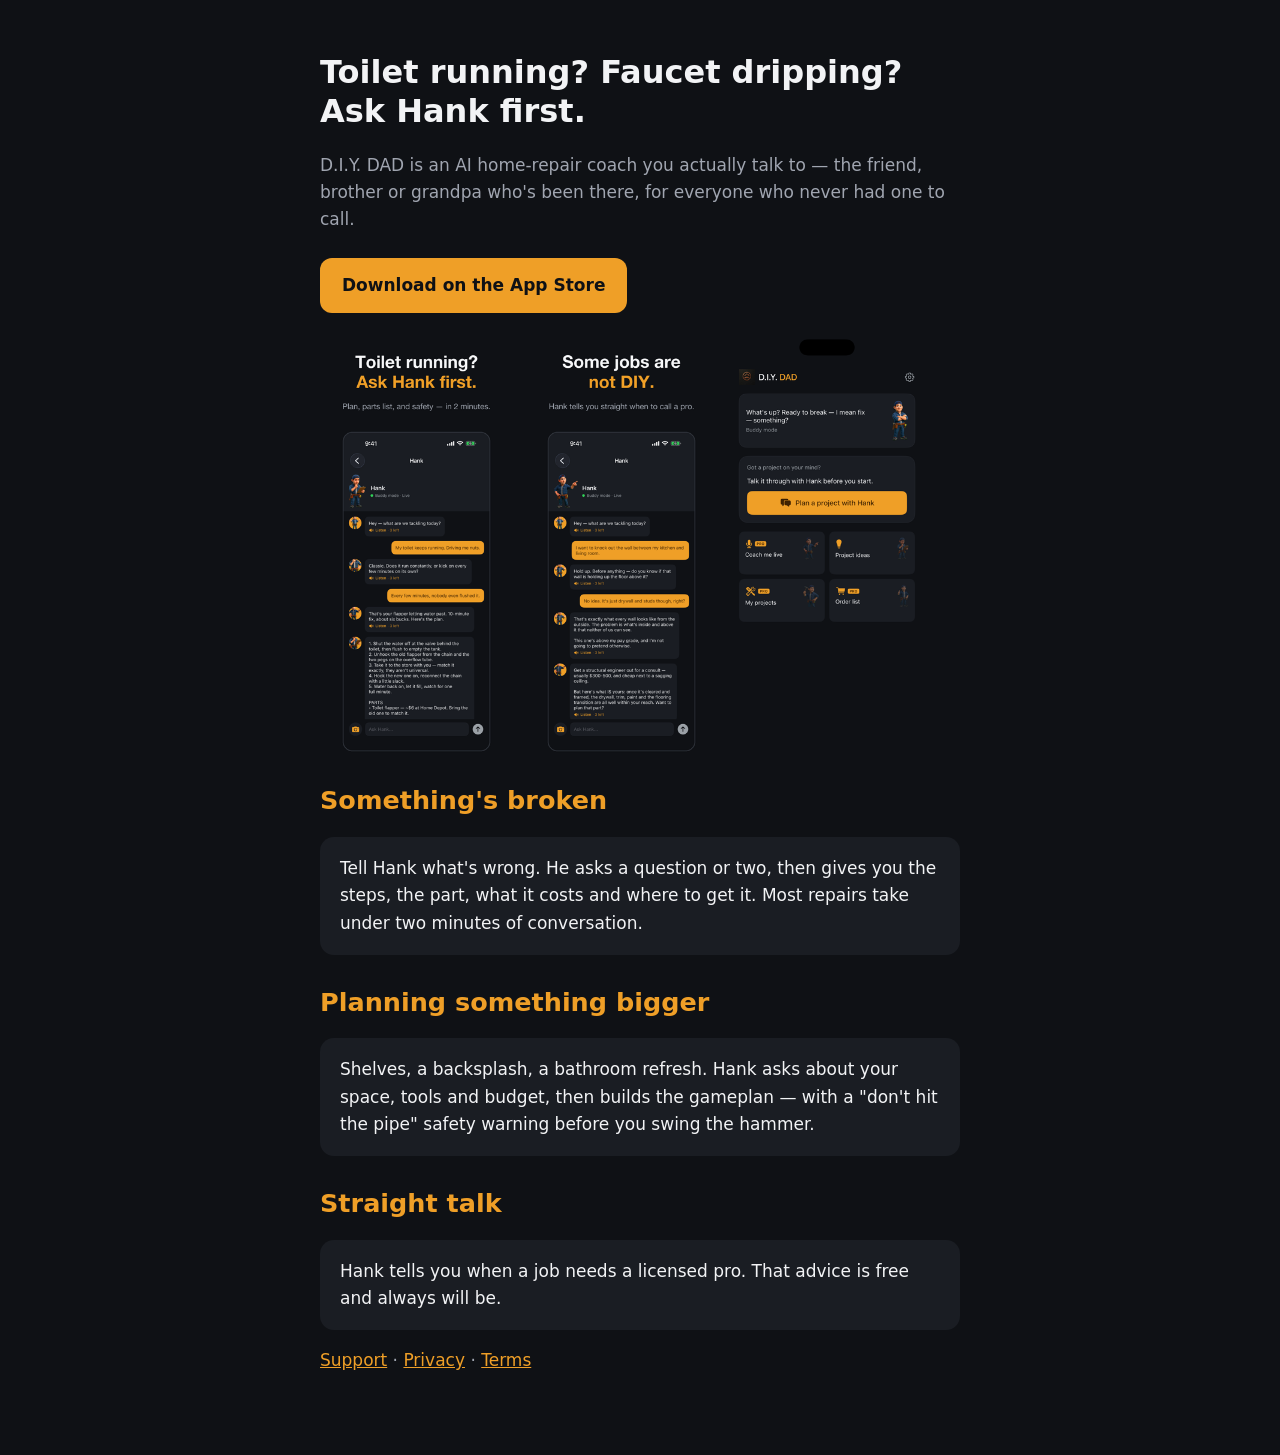
<file: index.html>
<!doctype html><html lang="en"><head><meta charset="utf-8"><meta name="viewport" content="width=device-width,initial-scale=1">
<title>D.I.Y. DAD — Your AI home repair coach</title>
<meta name="description" content="Toilet running? Faucet dripping? Ask Hank first. An AI coach that gives you the fix, the part, the cost, and tells you straight when to call a pro.">
<meta name="apple-itunes-app" content="app-id=6784103201">
<meta property="og:title" content="D.I.Y. DAD — Ask Hank first">
<meta property="og:description" content="An AI home-repair coach that gives you the fix, the part, the cost, and tells you straight when to call a pro.">
<meta property="og:image" content="https://onceuponafixerupper-ux.github.io/diydad-site/img/og.png">
<meta property="og:type" content="website"><meta name="twitter:card" content="summary_large_image">
<style>.shots{display:flex;gap:12px;overflow-x:auto;margin:20px 0}.shots img{height:420px;border-radius:18px}
:root{--bg:#0F1115;--card:#1A1D23;--accent:#EF9F27;--text:#F2F3F5;--muted:#A0A5B0}
*{box-sizing:border-box}body{margin:0;background:var(--bg);color:var(--text);font:17px/1.6 -apple-system,system-ui,sans-serif}
main{max-width:680px;margin:0 auto;padding:32px 20px 64px}h1,h2{line-height:1.2}h1{font-size:2rem}h2{color:var(--accent);margin-top:2rem}
a{color:var(--accent)}.muted{color:var(--muted)}.card{background:var(--card);border-radius:14px;padding:18px 20px;margin:14px 0}
.cta{display:inline-block;background:var(--accent);color:#0F1115;font-weight:700;padding:14px 22px;border-radius:12px;text-decoration:none;margin-top:8px}
</style></head><body><main>
<h1>Toilet running? Faucet dripping? Ask Hank first.</h1>
<p class="muted">D.I.Y. DAD is an AI home-repair coach you actually talk to — the friend, brother or grandpa who's been there, for everyone who never had one to call.</p>
<a class="cta" href="https://apps.apple.com/app/id6784103201">Download on the App Store</a>
<div class="shots"><img src="img/shot1.png" alt="Hank walks you through fixing a running toilet"><img src="img/shot2.png" alt="Hank tells you when to call a pro"><img src="img/shot3.png" alt="D.I.Y. DAD home screen"></div>
<h2>Something's broken</h2>
<div class="card">Tell Hank what's wrong. He asks a question or two, then gives you the steps, the part, what it costs and where to get it. Most repairs take under two minutes of conversation.</div>
<h2>Planning something bigger</h2>
<div class="card">Shelves, a backsplash, a bathroom refresh. Hank asks about your space, tools and budget, then builds the gameplan — with a "don't hit the pipe" safety warning before you swing the hammer.</div>
<h2>Straight talk</h2>
<div class="card">Hank tells you when a job needs a licensed pro. That advice is free and always will be.</div>
<p class="muted"><a href="support.html">Support</a> · <a href="privacy.html">Privacy</a> · <a href="terms.html">Terms</a></p>
</main></body></html>
</file>
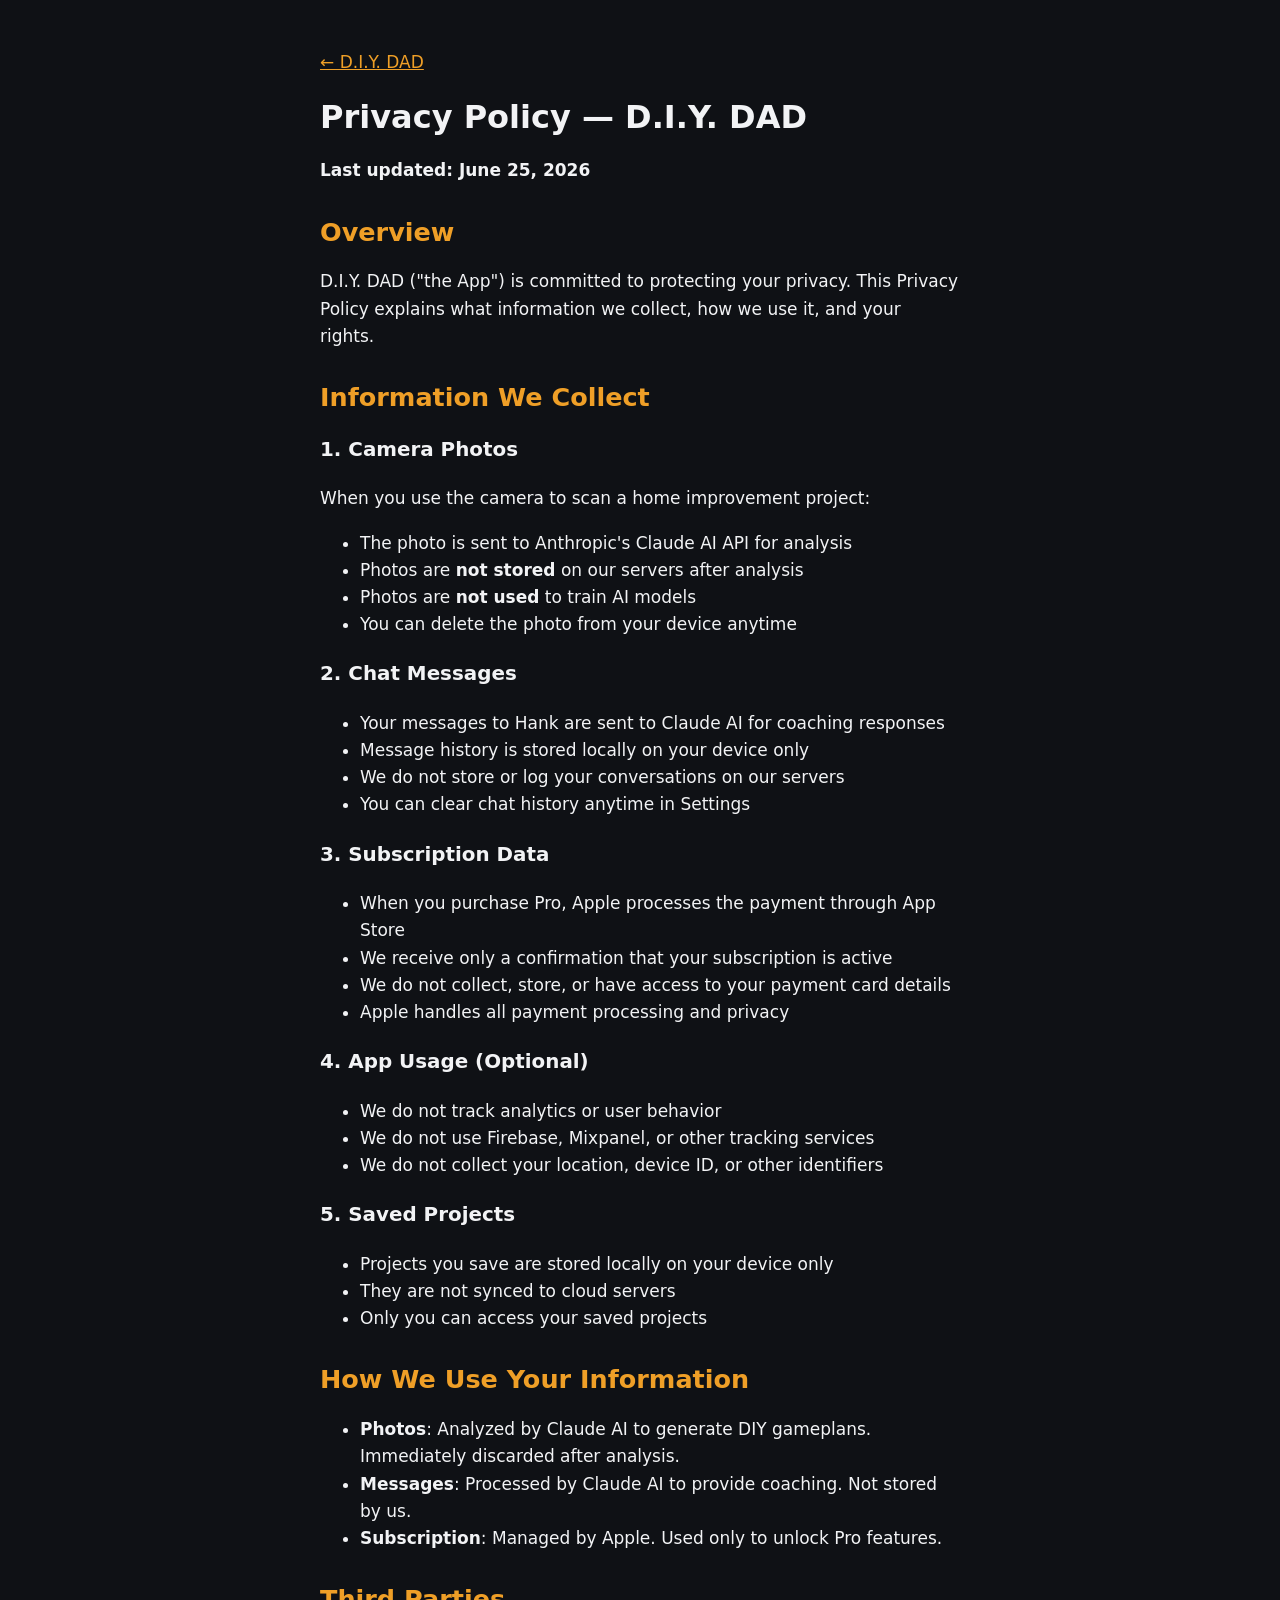
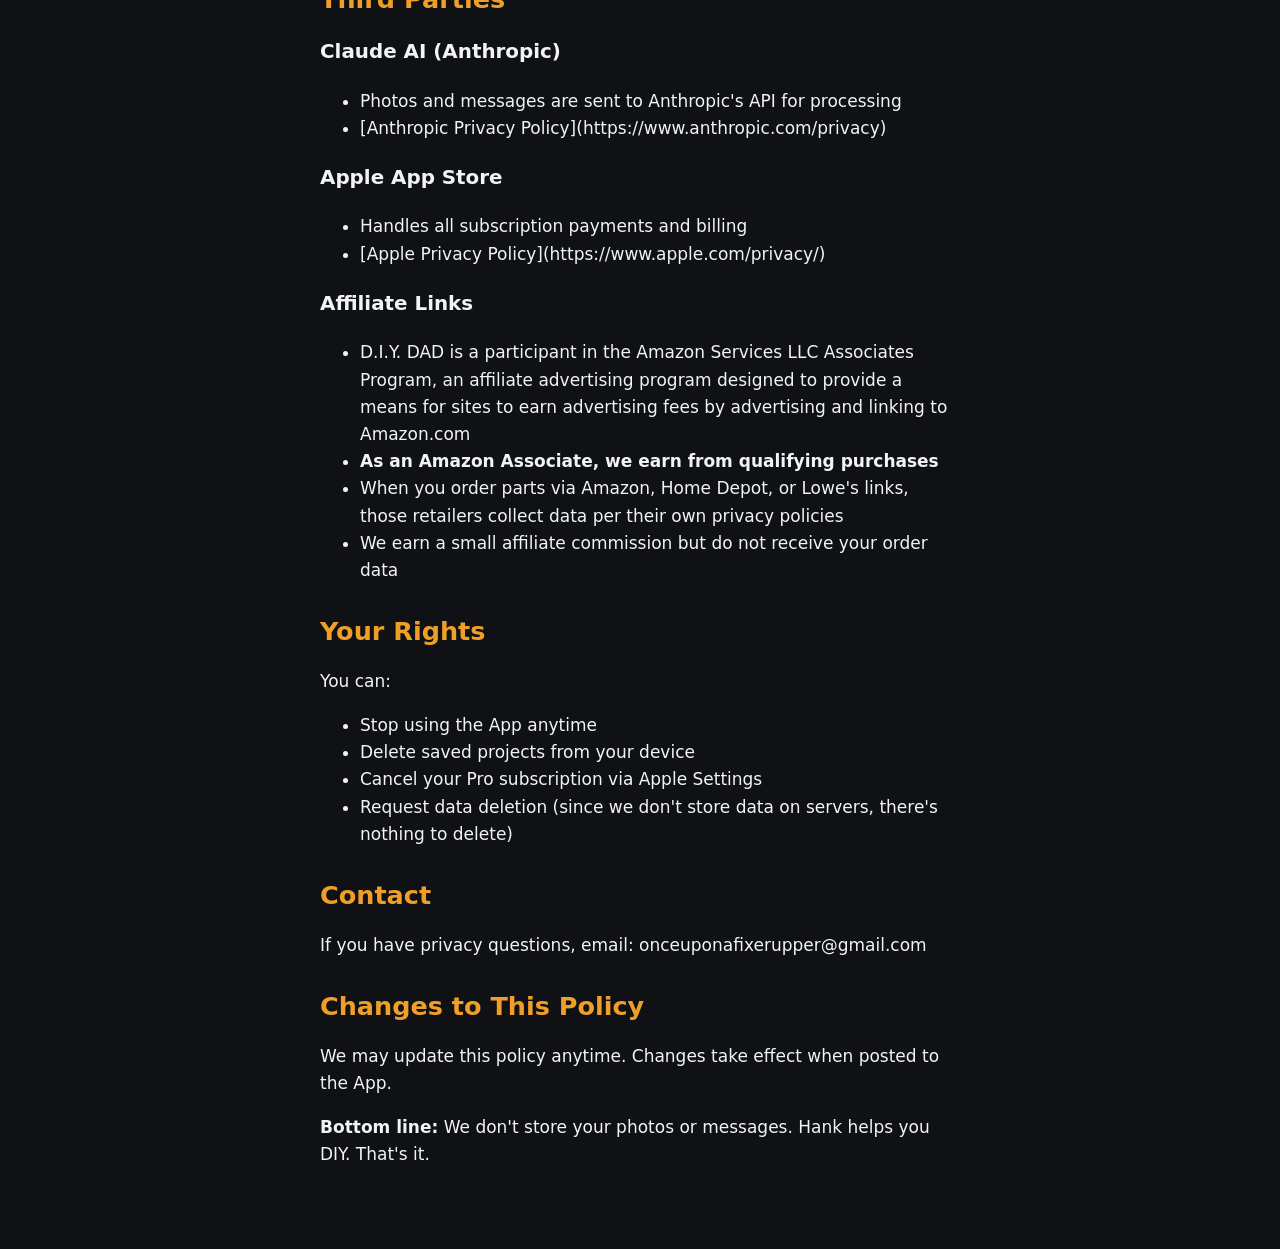
<file: privacy.html>
<!doctype html><html lang="en"><head><meta charset="utf-8"><meta name="viewport" content="width=device-width,initial-scale=1"><title>Privacy — D.I.Y. DAD</title><style>:root{--bg:#0F1115;--card:#1A1D23;--accent:#EF9F27;--text:#F2F3F5;--muted:#A0A5B0}
*{box-sizing:border-box}body{margin:0;background:var(--bg);color:var(--text);font:17px/1.6 -apple-system,system-ui,sans-serif}
main{max-width:680px;margin:0 auto;padding:32px 20px 64px}h1,h2{line-height:1.2}h1{font-size:2rem}h2{color:var(--accent);margin-top:2rem}
a{color:var(--accent)}.muted{color:var(--muted)}.card{background:var(--card);border-radius:14px;padding:18px 20px;margin:14px 0}
.cta{display:inline-block;background:var(--accent);color:#0F1115;font-weight:700;padding:14px 22px;border-radius:12px;text-decoration:none;margin-top:8px}
</style></head><body><main><p><a href="index.html">← D.I.Y. DAD</a></p><h1>Privacy Policy — D.I.Y. DAD</h1>
<p><strong>Last updated: June 25, 2026</strong></p>
<h2>Overview</h2>
<p>D.I.Y. DAD (&quot;the App&quot;) is committed to protecting your privacy. This Privacy Policy explains what information we collect, how we use it, and your rights.</p>
<h2>Information We Collect</h2>
<h3>1. Camera Photos</h3>
<p>When you use the camera to scan a home improvement project:</p>
<ul>
<li>The photo is sent to Anthropic&#x27;s Claude AI API for analysis</li>
<li>Photos are <strong>not stored</strong> on our servers after analysis</li>
<li>Photos are <strong>not used</strong> to train AI models</li>
<li>You can delete the photo from your device anytime</li>
</ul>
<h3>2. Chat Messages</h3>
<ul>
<li>Your messages to Hank are sent to Claude AI for coaching responses</li>
<li>Message history is stored locally on your device only</li>
<li>We do not store or log your conversations on our servers</li>
<li>You can clear chat history anytime in Settings</li>
</ul>
<h3>3. Subscription Data</h3>
<ul>
<li>When you purchase Pro, Apple processes the payment through App Store</li>
<li>We receive only a confirmation that your subscription is active</li>
<li>We do not collect, store, or have access to your payment card details</li>
<li>Apple handles all payment processing and privacy</li>
</ul>
<h3>4. App Usage (Optional)</h3>
<ul>
<li>We do not track analytics or user behavior</li>
<li>We do not use Firebase, Mixpanel, or other tracking services</li>
<li>We do not collect your location, device ID, or other identifiers</li>
</ul>
<h3>5. Saved Projects</h3>
<ul>
<li>Projects you save are stored locally on your device only</li>
<li>They are not synced to cloud servers</li>
<li>Only you can access your saved projects</li>
</ul>
<h2>How We Use Your Information</h2>
<ul>
<li><strong>Photos</strong>: Analyzed by Claude AI to generate DIY gameplans. Immediately discarded after analysis.</li>
<li><strong>Messages</strong>: Processed by Claude AI to provide coaching. Not stored by us.</li>
<li><strong>Subscription</strong>: Managed by Apple. Used only to unlock Pro features.</li>
</ul>
<h2>Third Parties</h2>
<h3>Claude AI (Anthropic)</h3>
<ul>
<li>Photos and messages are sent to Anthropic&#x27;s API for processing</li>
<li>[Anthropic Privacy Policy](https://www.anthropic.com/privacy)</li>
</ul>
<h3>Apple App Store</h3>
<ul>
<li>Handles all subscription payments and billing</li>
<li>[Apple Privacy Policy](https://www.apple.com/privacy/)</li>
</ul>
<h3>Affiliate Links</h3>
<ul>
<li>D.I.Y. DAD is a participant in the Amazon Services LLC Associates Program, an affiliate advertising program designed to provide a means for sites to earn advertising fees by advertising and linking to Amazon.com</li>
<li><strong>As an Amazon Associate, we earn from qualifying purchases</strong></li>
<li>When you order parts via Amazon, Home Depot, or Lowe&#x27;s links, those retailers collect data per their own privacy policies</li>
<li>We earn a small affiliate commission but do not receive your order data</li>
</ul>
<h2>Your Rights</h2>
<p>You can:</p>
<ul>
<li>Stop using the App anytime</li>
<li>Delete saved projects from your device</li>
<li>Cancel your Pro subscription via Apple Settings</li>
<li>Request data deletion (since we don&#x27;t store data on servers, there&#x27;s nothing to delete)</li>
</ul>
<h2>Contact</h2>
<p>If you have privacy questions, email: onceuponafixerupper@gmail.com</p>
<h2>Changes to This Policy</h2>
<p>We may update this policy anytime. Changes take effect when posted to the App.</p>
<p><strong>Bottom line:</strong> We don&#x27;t store your photos or messages. Hank helps you DIY. That&#x27;s it.</p></main></body></html>
</file>
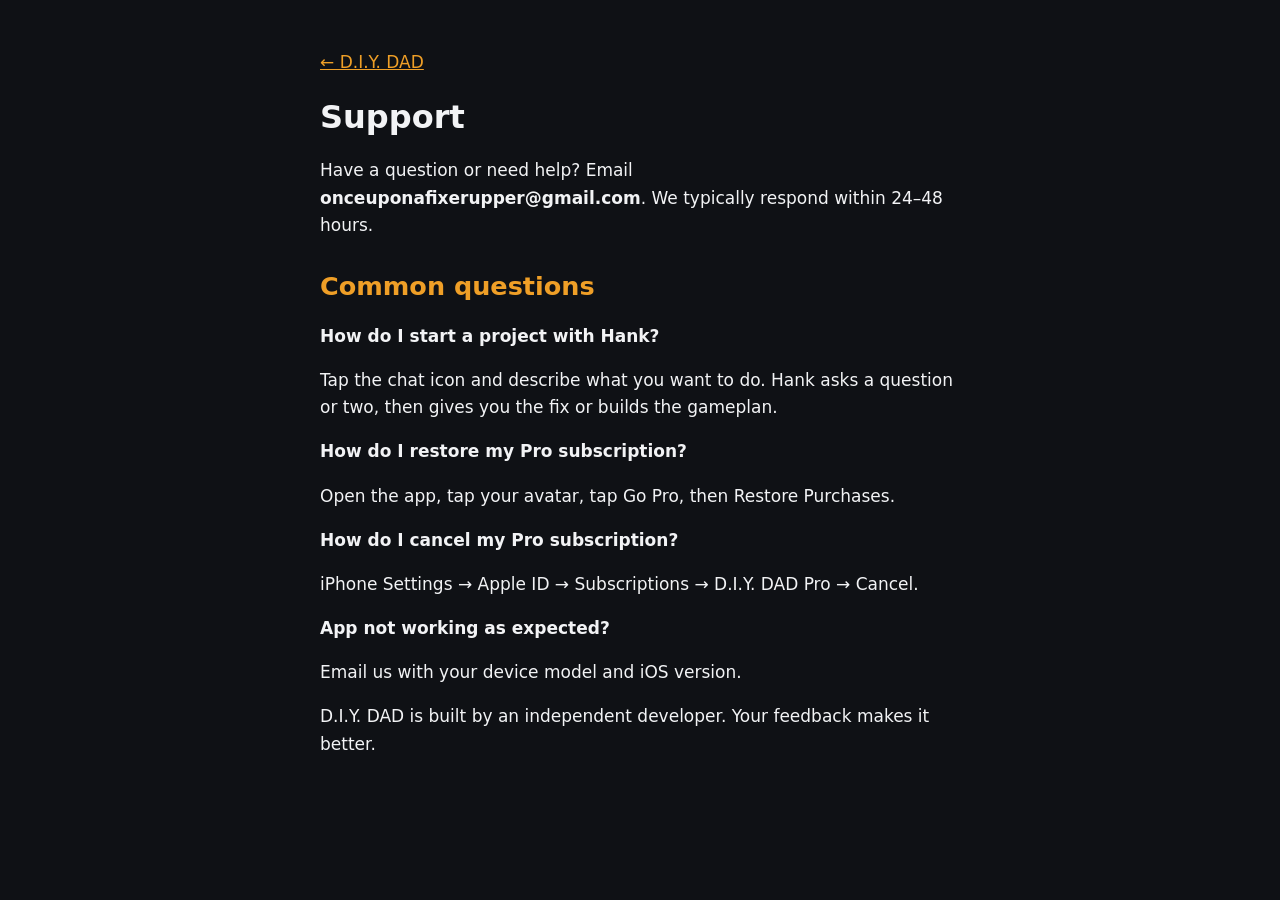
<file: support.html>
<!doctype html><html lang="en"><head><meta charset="utf-8"><meta name="viewport" content="width=device-width,initial-scale=1"><title>Support — D.I.Y. DAD</title><style>:root{--bg:#0F1115;--card:#1A1D23;--accent:#EF9F27;--text:#F2F3F5;--muted:#A0A5B0}
*{box-sizing:border-box}body{margin:0;background:var(--bg);color:var(--text);font:17px/1.6 -apple-system,system-ui,sans-serif}
main{max-width:680px;margin:0 auto;padding:32px 20px 64px}h1,h2{line-height:1.2}h1{font-size:2rem}h2{color:var(--accent);margin-top:2rem}
a{color:var(--accent)}.muted{color:var(--muted)}.card{background:var(--card);border-radius:14px;padding:18px 20px;margin:14px 0}
.cta{display:inline-block;background:var(--accent);color:#0F1115;font-weight:700;padding:14px 22px;border-radius:12px;text-decoration:none;margin-top:8px}
</style></head><body><main><p><a href="index.html">← D.I.Y. DAD</a></p><h1>Support</h1>
<p>Have a question or need help? Email <strong>onceuponafixerupper@gmail.com</strong>. We typically respond within 24–48 hours.</p>
<h2>Common questions</h2>
<p><strong>How do I start a project with Hank?</strong></p>
<p>Tap the chat icon and describe what you want to do. Hank asks a question or two, then gives you the fix or builds the gameplan.</p>
<p><strong>How do I restore my Pro subscription?</strong></p>
<p>Open the app, tap your avatar, tap Go Pro, then Restore Purchases.</p>
<p><strong>How do I cancel my Pro subscription?</strong></p>
<p>iPhone Settings → Apple ID → Subscriptions → D.I.Y. DAD Pro → Cancel.</p>
<p><strong>App not working as expected?</strong></p>
<p>Email us with your device model and iOS version.</p>
<p>D.I.Y. DAD is built by an independent developer. Your feedback makes it better.</p></main></body></html>
</file>
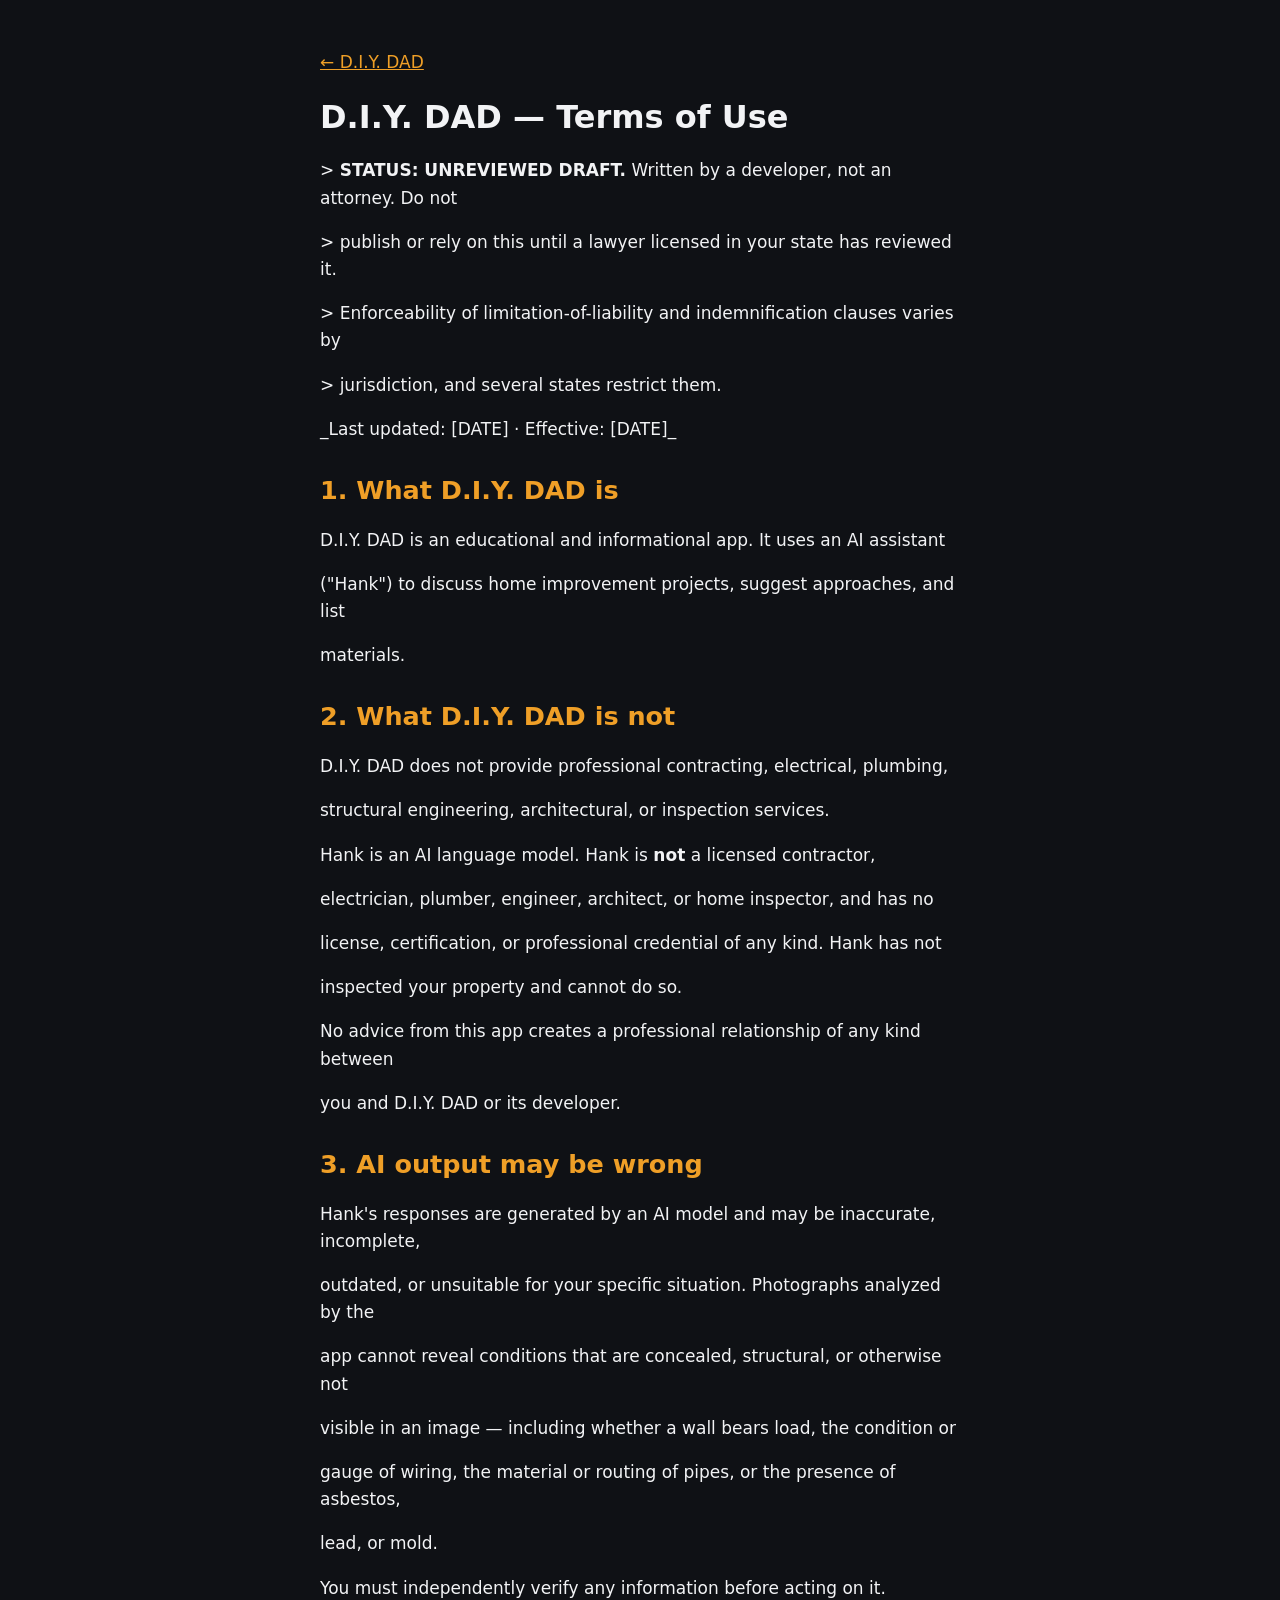
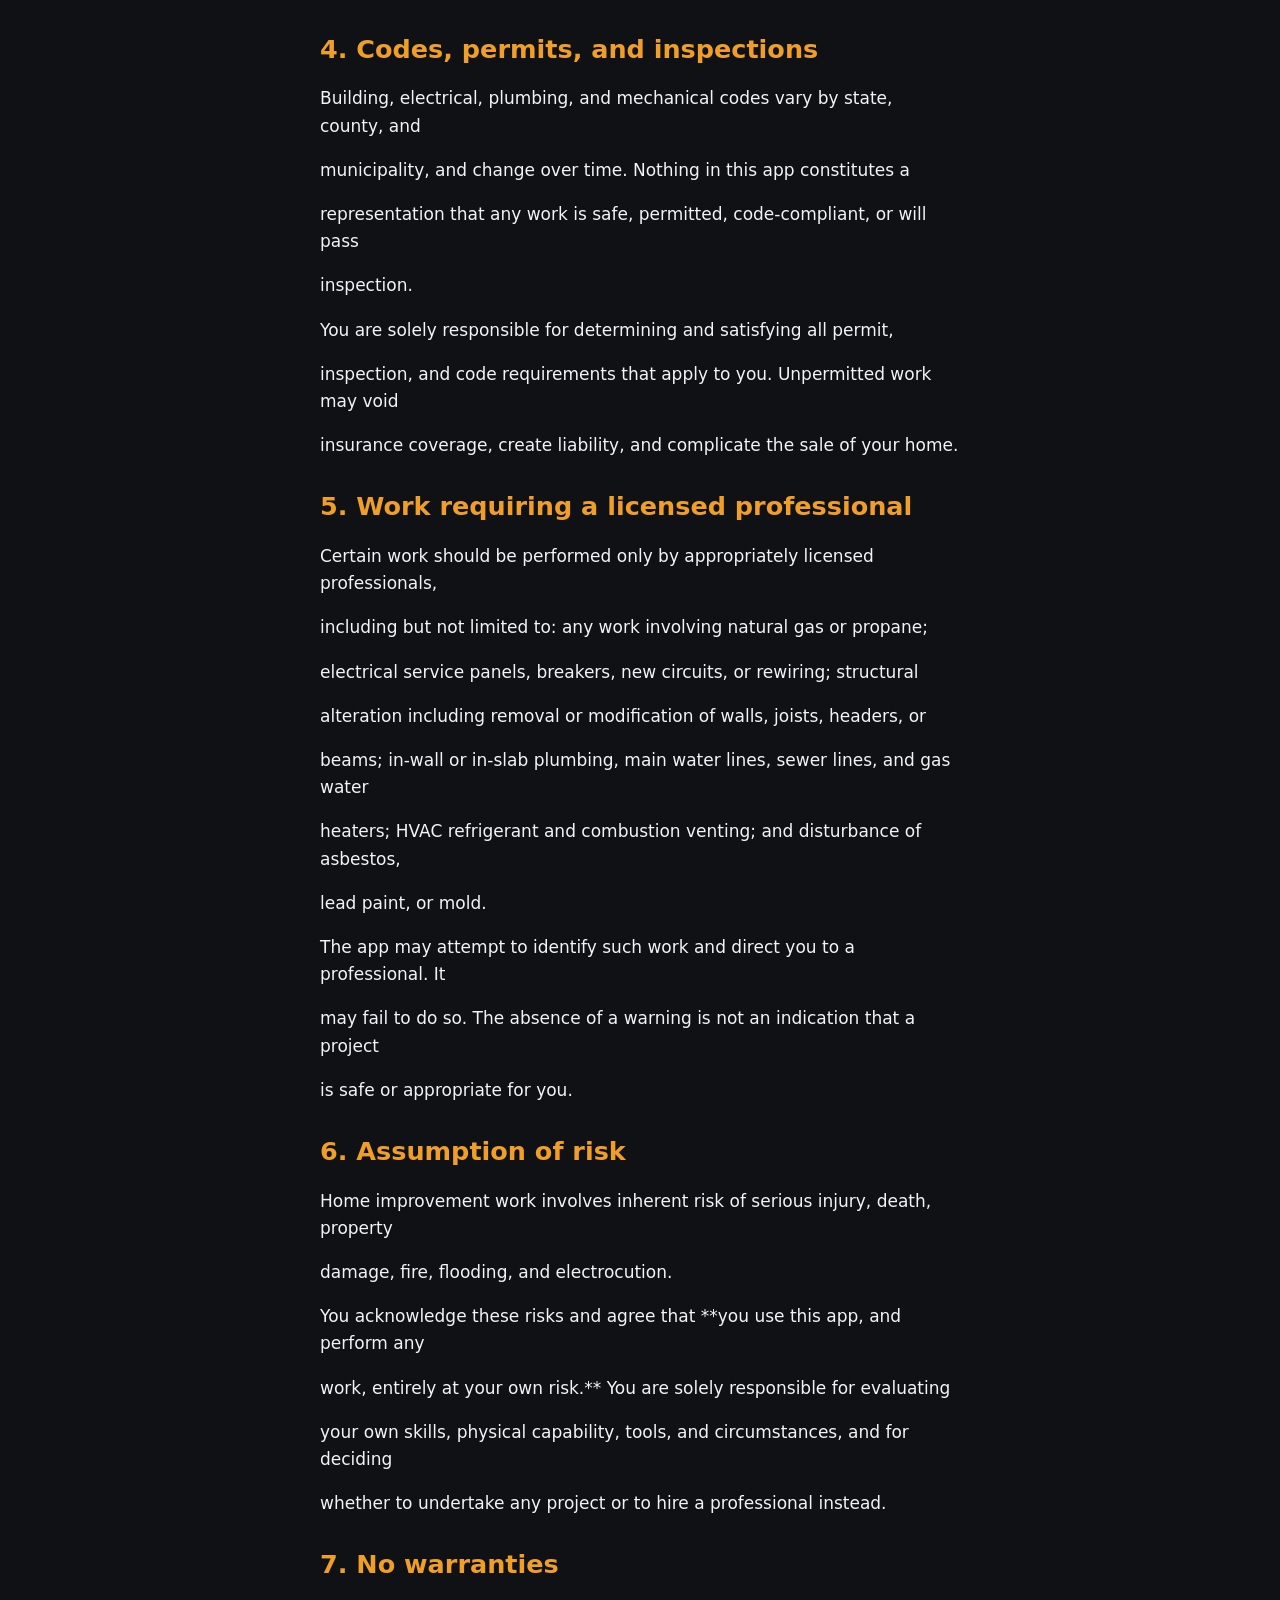
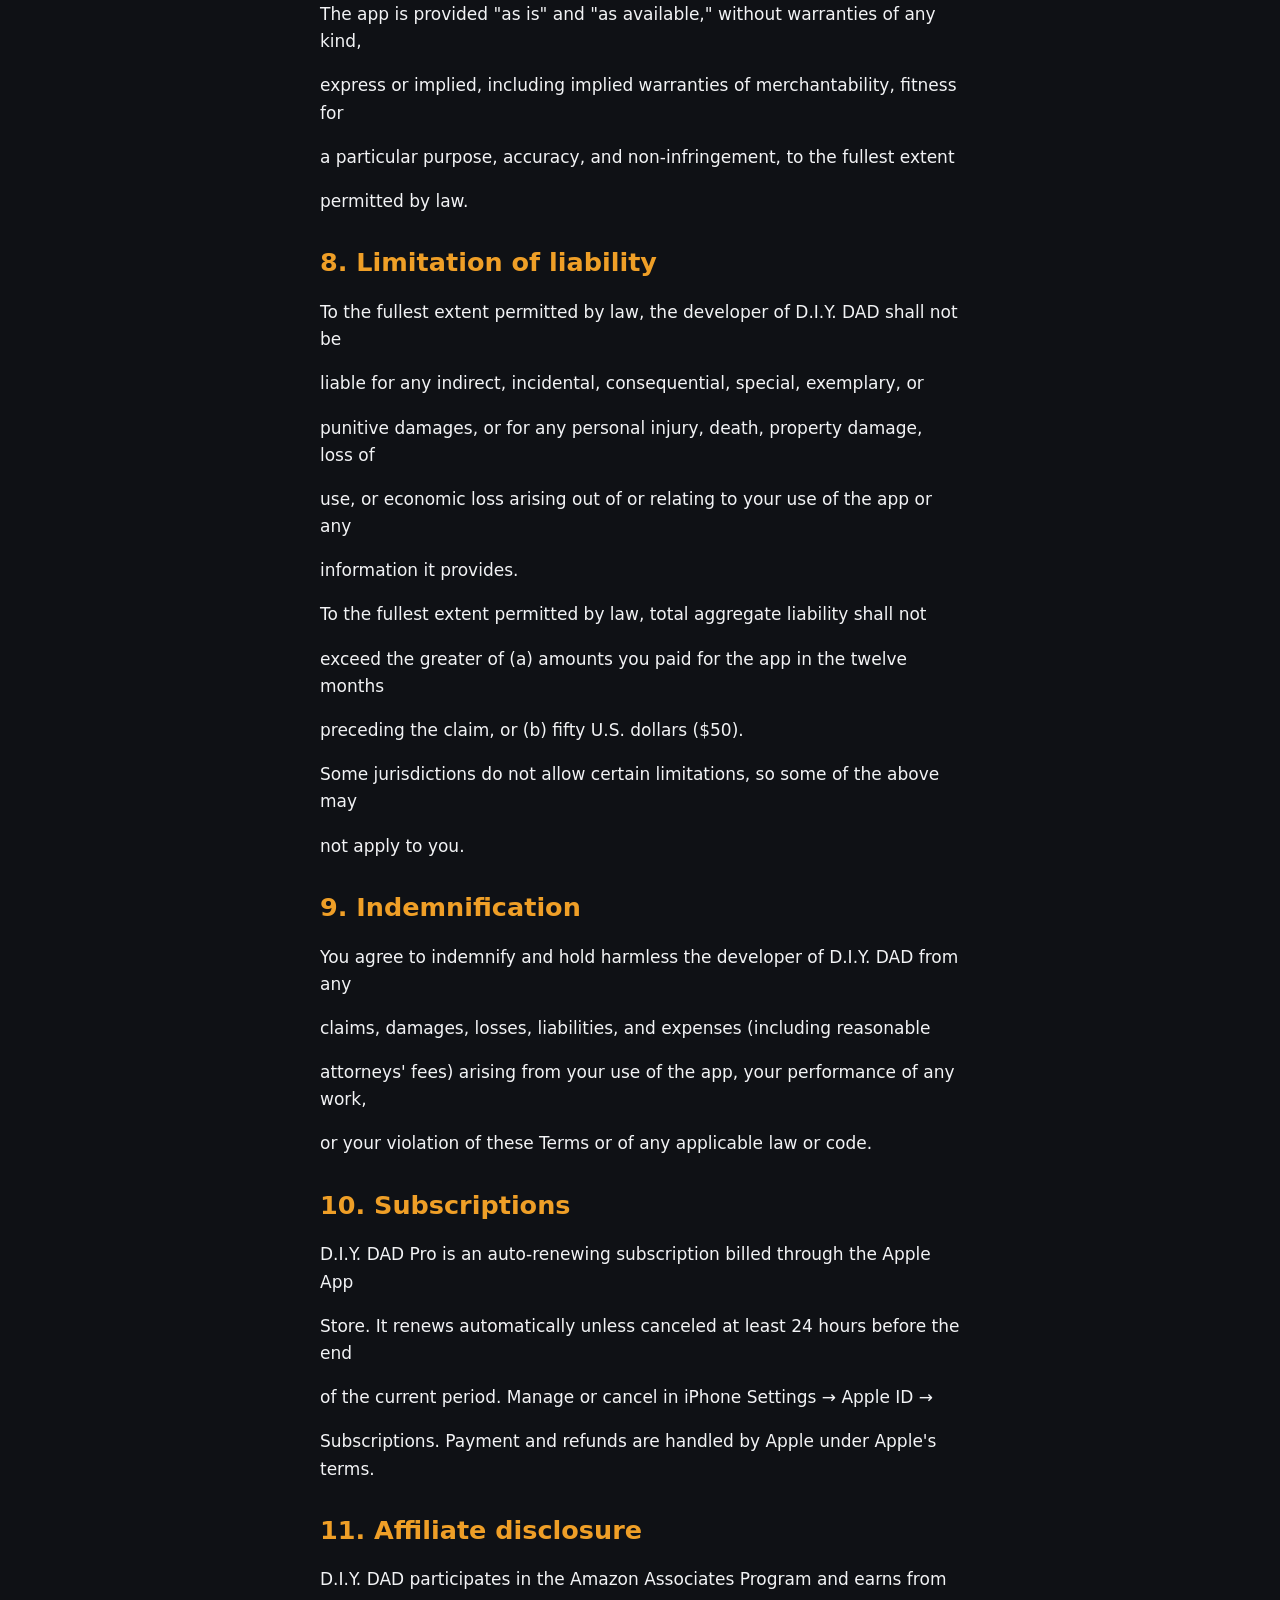
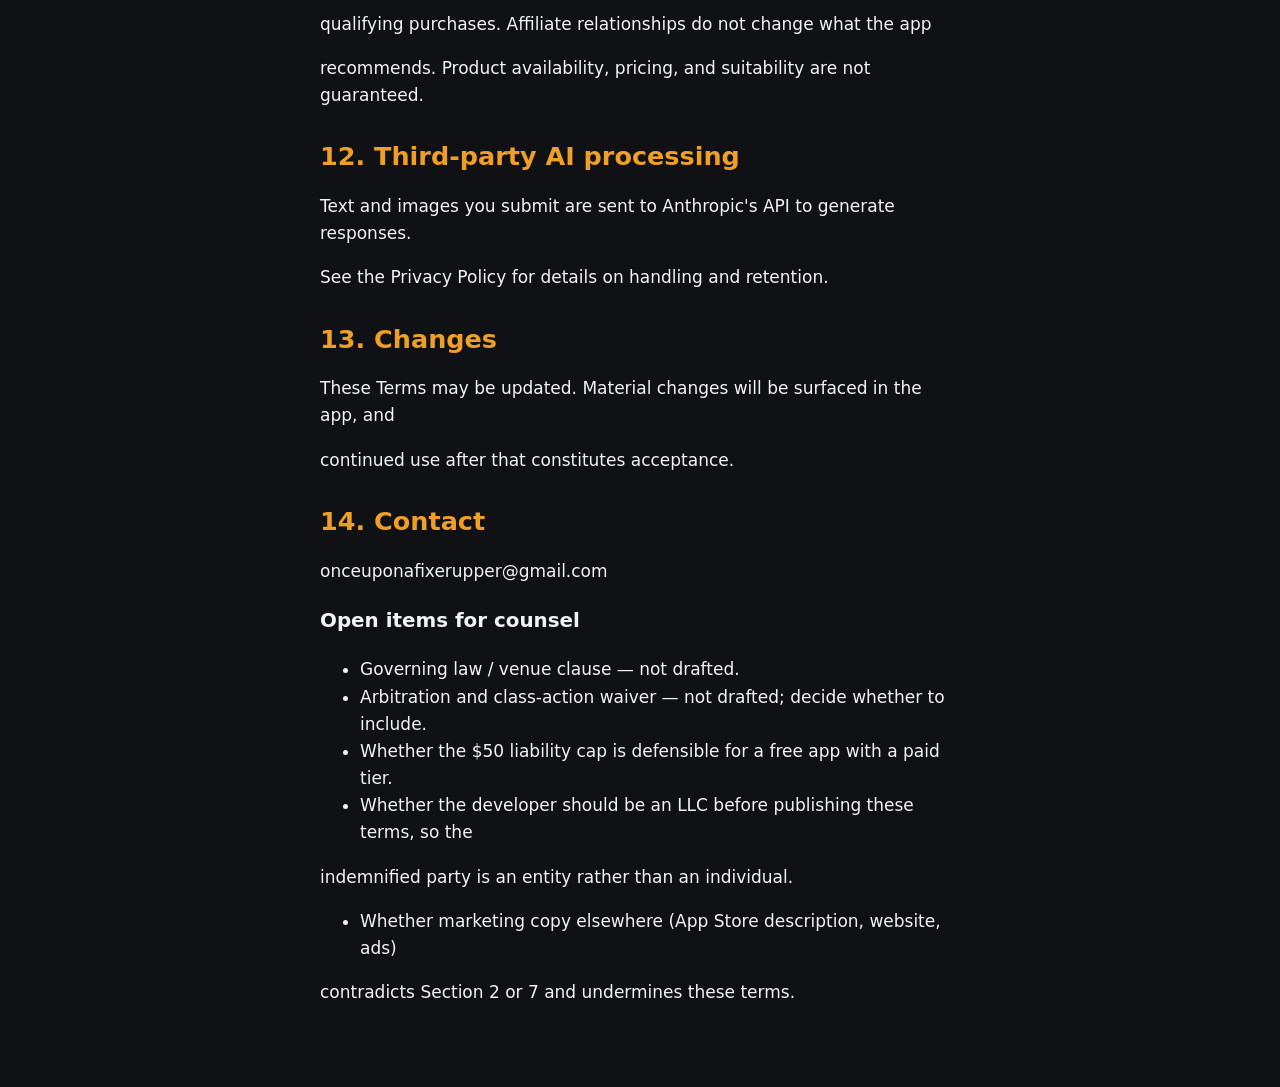
<file: terms.html>
<!doctype html><html lang="en"><head><meta charset="utf-8"><meta name="viewport" content="width=device-width,initial-scale=1"><title>Terms — D.I.Y. DAD</title><style>:root{--bg:#0F1115;--card:#1A1D23;--accent:#EF9F27;--text:#F2F3F5;--muted:#A0A5B0}
*{box-sizing:border-box}body{margin:0;background:var(--bg);color:var(--text);font:17px/1.6 -apple-system,system-ui,sans-serif}
main{max-width:680px;margin:0 auto;padding:32px 20px 64px}h1,h2{line-height:1.2}h1{font-size:2rem}h2{color:var(--accent);margin-top:2rem}
a{color:var(--accent)}.muted{color:var(--muted)}.card{background:var(--card);border-radius:14px;padding:18px 20px;margin:14px 0}
.cta{display:inline-block;background:var(--accent);color:#0F1115;font-weight:700;padding:14px 22px;border-radius:12px;text-decoration:none;margin-top:8px}
</style></head><body><main><p><a href="index.html">← D.I.Y. DAD</a></p><h1>D.I.Y. DAD — Terms of Use</h1>
<p>&gt; <strong>STATUS: UNREVIEWED DRAFT.</strong> Written by a developer, not an attorney. Do not</p>
<p>&gt; publish or rely on this until a lawyer licensed in your state has reviewed it.</p>
<p>&gt; Enforceability of limitation-of-liability and indemnification clauses varies by</p>
<p>&gt; jurisdiction, and several states restrict them.</p>
<p>_Last updated: [DATE] · Effective: [DATE]_</p>
<h2>1. What D.I.Y. DAD is</h2>
<p>D.I.Y. DAD is an educational and informational app. It uses an AI assistant</p>
<p>(&quot;Hank&quot;) to discuss home improvement projects, suggest approaches, and list</p>
<p>materials.</p>
<h2>2. What D.I.Y. DAD is not</h2>
<p>D.I.Y. DAD does not provide professional contracting, electrical, plumbing,</p>
<p>structural engineering, architectural, or inspection services.</p>
<p>Hank is an AI language model. Hank is <strong>not</strong> a licensed contractor,</p>
<p>electrician, plumber, engineer, architect, or home inspector, and has no</p>
<p>license, certification, or professional credential of any kind. Hank has not</p>
<p>inspected your property and cannot do so.</p>
<p>No advice from this app creates a professional relationship of any kind between</p>
<p>you and D.I.Y. DAD or its developer.</p>
<h2>3. AI output may be wrong</h2>
<p>Hank&#x27;s responses are generated by an AI model and may be inaccurate, incomplete,</p>
<p>outdated, or unsuitable for your specific situation. Photographs analyzed by the</p>
<p>app cannot reveal conditions that are concealed, structural, or otherwise not</p>
<p>visible in an image — including whether a wall bears load, the condition or</p>
<p>gauge of wiring, the material or routing of pipes, or the presence of asbestos,</p>
<p>lead, or mold.</p>
<p>You must independently verify any information before acting on it.</p>
<h2>4. Codes, permits, and inspections</h2>
<p>Building, electrical, plumbing, and mechanical codes vary by state, county, and</p>
<p>municipality, and change over time. Nothing in this app constitutes a</p>
<p>representation that any work is safe, permitted, code-compliant, or will pass</p>
<p>inspection.</p>
<p>You are solely responsible for determining and satisfying all permit,</p>
<p>inspection, and code requirements that apply to you. Unpermitted work may void</p>
<p>insurance coverage, create liability, and complicate the sale of your home.</p>
<h2>5. Work requiring a licensed professional</h2>
<p>Certain work should be performed only by appropriately licensed professionals,</p>
<p>including but not limited to: any work involving natural gas or propane;</p>
<p>electrical service panels, breakers, new circuits, or rewiring; structural</p>
<p>alteration including removal or modification of walls, joists, headers, or</p>
<p>beams; in-wall or in-slab plumbing, main water lines, sewer lines, and gas water</p>
<p>heaters; HVAC refrigerant and combustion venting; and disturbance of asbestos,</p>
<p>lead paint, or mold.</p>
<p>The app may attempt to identify such work and direct you to a professional. It</p>
<p>may fail to do so. The absence of a warning is not an indication that a project</p>
<p>is safe or appropriate for you.</p>
<h2>6. Assumption of risk</h2>
<p>Home improvement work involves inherent risk of serious injury, death, property</p>
<p>damage, fire, flooding, and electrocution.</p>
<p>You acknowledge these risks and agree that **you use this app, and perform any</p>
<p>work, entirely at your own risk.** You are solely responsible for evaluating</p>
<p>your own skills, physical capability, tools, and circumstances, and for deciding</p>
<p>whether to undertake any project or to hire a professional instead.</p>
<h2>7. No warranties</h2>
<p>The app is provided &quot;as is&quot; and &quot;as available,&quot; without warranties of any kind,</p>
<p>express or implied, including implied warranties of merchantability, fitness for</p>
<p>a particular purpose, accuracy, and non-infringement, to the fullest extent</p>
<p>permitted by law.</p>
<h2>8. Limitation of liability</h2>
<p>To the fullest extent permitted by law, the developer of D.I.Y. DAD shall not be</p>
<p>liable for any indirect, incidental, consequential, special, exemplary, or</p>
<p>punitive damages, or for any personal injury, death, property damage, loss of</p>
<p>use, or economic loss arising out of or relating to your use of the app or any</p>
<p>information it provides.</p>
<p>To the fullest extent permitted by law, total aggregate liability shall not</p>
<p>exceed the greater of (a) amounts you paid for the app in the twelve months</p>
<p>preceding the claim, or (b) fifty U.S. dollars ($50).</p>
<p>Some jurisdictions do not allow certain limitations, so some of the above may</p>
<p>not apply to you.</p>
<h2>9. Indemnification</h2>
<p>You agree to indemnify and hold harmless the developer of D.I.Y. DAD from any</p>
<p>claims, damages, losses, liabilities, and expenses (including reasonable</p>
<p>attorneys&#x27; fees) arising from your use of the app, your performance of any work,</p>
<p>or your violation of these Terms or of any applicable law or code.</p>
<h2>10. Subscriptions</h2>
<p>D.I.Y. DAD Pro is an auto-renewing subscription billed through the Apple App</p>
<p>Store. It renews automatically unless canceled at least 24 hours before the end</p>
<p>of the current period. Manage or cancel in iPhone Settings → Apple ID →</p>
<p>Subscriptions. Payment and refunds are handled by Apple under Apple&#x27;s terms.</p>
<h2>11. Affiliate disclosure</h2>
<p>D.I.Y. DAD participates in the Amazon Associates Program and earns from</p>
<p>qualifying purchases. Affiliate relationships do not change what the app</p>
<p>recommends. Product availability, pricing, and suitability are not guaranteed.</p>
<h2>12. Third-party AI processing</h2>
<p>Text and images you submit are sent to Anthropic&#x27;s API to generate responses.</p>
<p>See the Privacy Policy for details on handling and retention.</p>
<h2>13. Changes</h2>
<p>These Terms may be updated. Material changes will be surfaced in the app, and</p>
<p>continued use after that constitutes acceptance.</p>
<h2>14. Contact</h2>
<p>onceuponafixerupper@gmail.com</p>
<h3>Open items for counsel</h3>
<ul>
<li>Governing law / venue clause — not drafted.</li>
<li>Arbitration and class-action waiver — not drafted; decide whether to include.</li>
<li>Whether the $50 liability cap is defensible for a free app with a paid tier.</li>
<li>Whether the developer should be an LLC before publishing these terms, so the</li>
</ul>
<p>  indemnified party is an entity rather than an individual.</p>
<ul>
<li>Whether marketing copy elsewhere (App Store description, website, ads)</li>
</ul>
<p>  contradicts Section 2 or 7 and undermines these terms.</p></main></body></html>
</file>
